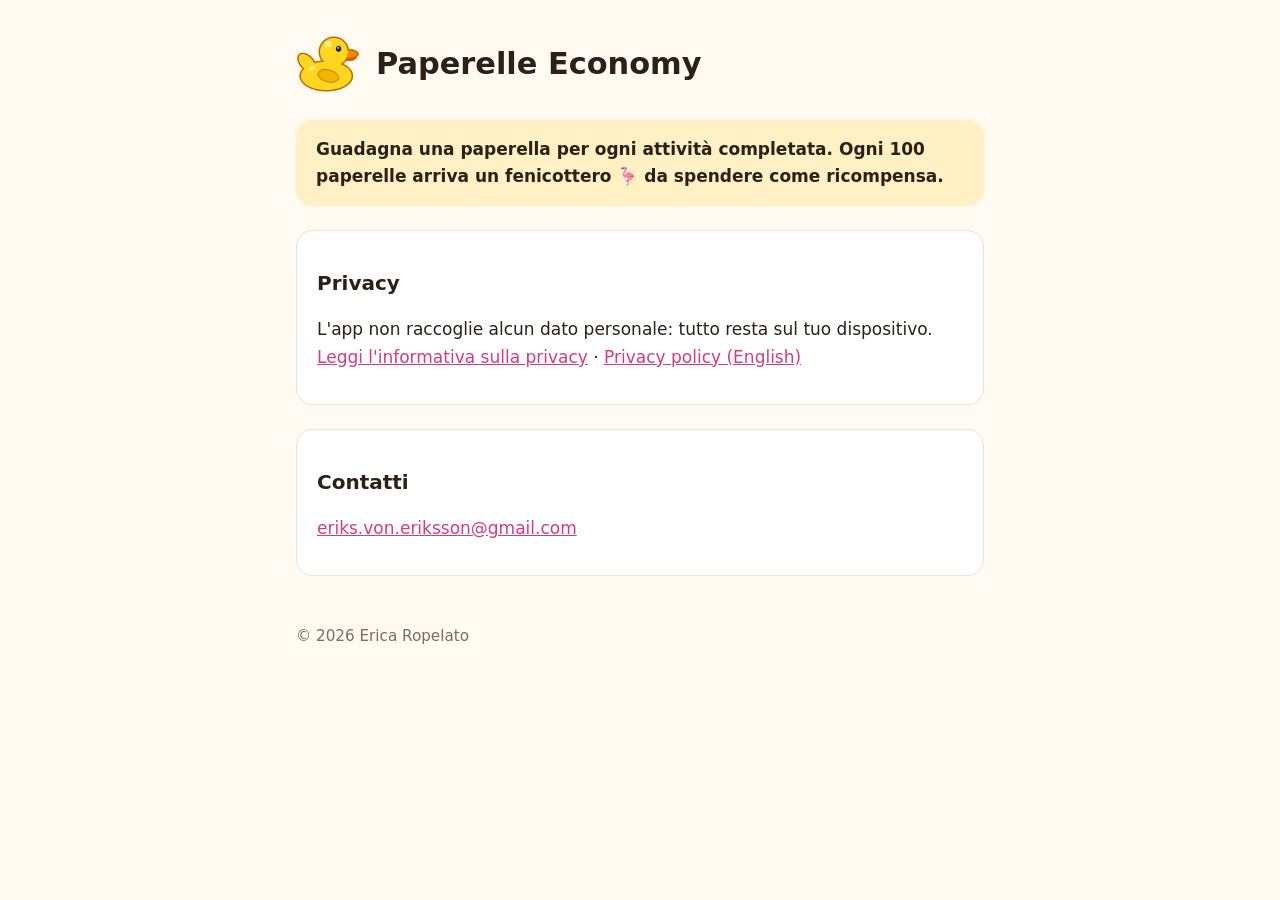
<file: index.html>
<!doctype html>
<html lang="it">
<head>
  <meta charset="utf-8">
  <meta name="viewport" content="width=device-width, initial-scale=1">
  <title>Paperelle Economy</title>
  <meta name="description" content="Guadagna una paperella per ogni attività completata e collezionale sulla mensola.">
  <link rel="icon" href="favicon.png">
  <link rel="stylesheet" href="style.css">
</head>
<body>
<main>
  <header>
    <img src="duck.png" alt="">
    <h1>Paperelle Economy</h1>
  </header>

  <p class="summary">Guadagna una paperella per ogni attività completata. Ogni 100 paperelle arriva un fenicottero 🦩 da spendere come ricompensa.</p>

  <div class="card">
    <h2>Privacy</h2>
    <p>L'app non raccoglie alcun dato personale: tutto resta sul tuo dispositivo.<br>
    <a href="privacy/">Leggi l'informativa sulla privacy</a> · <a href="privacy/#english">Privacy policy (English)</a></p>
  </div>

  <div class="card">
    <h2>Contatti</h2>
    <p><a href="mailto:eriks.von.eriksson@gmail.com">eriks.von.eriksson@gmail.com</a></p>
  </div>

  <footer>© 2026 Erica Ropelato</footer>
</main>
</body>
</html>
</file>
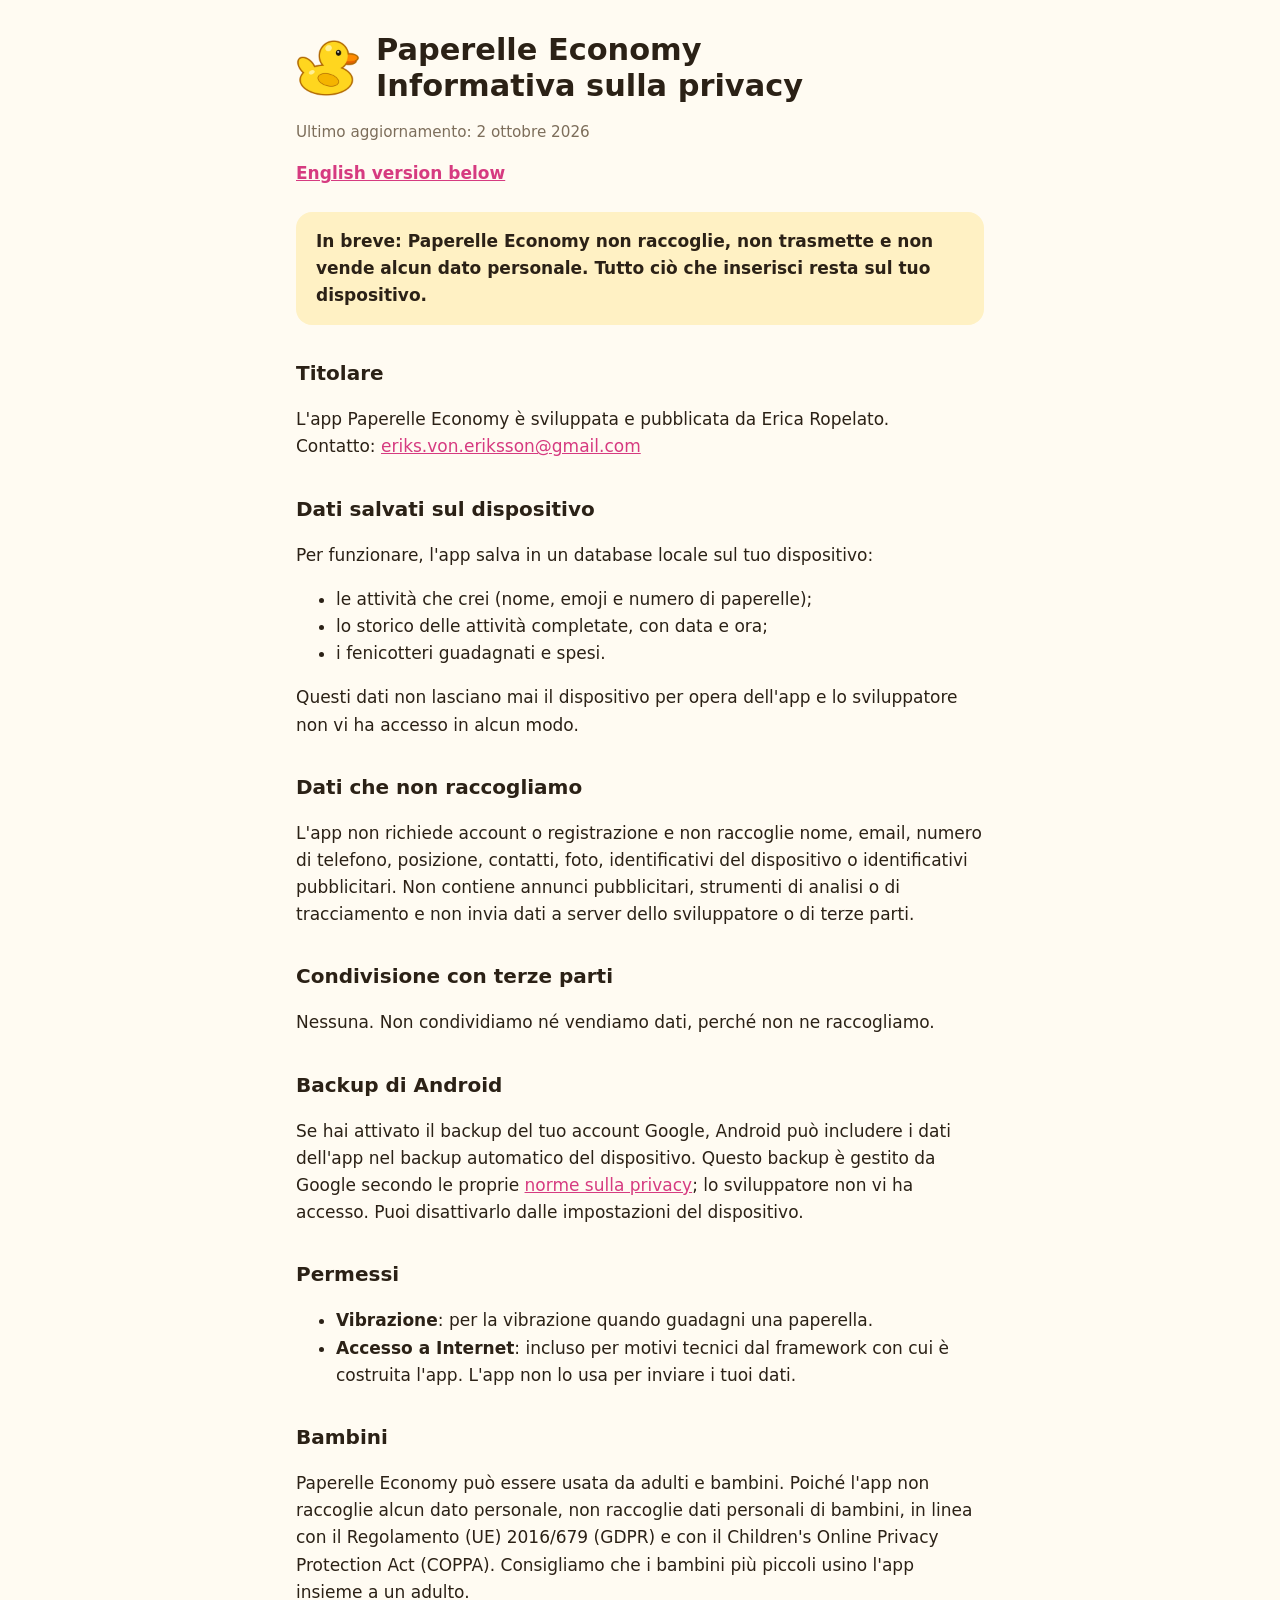
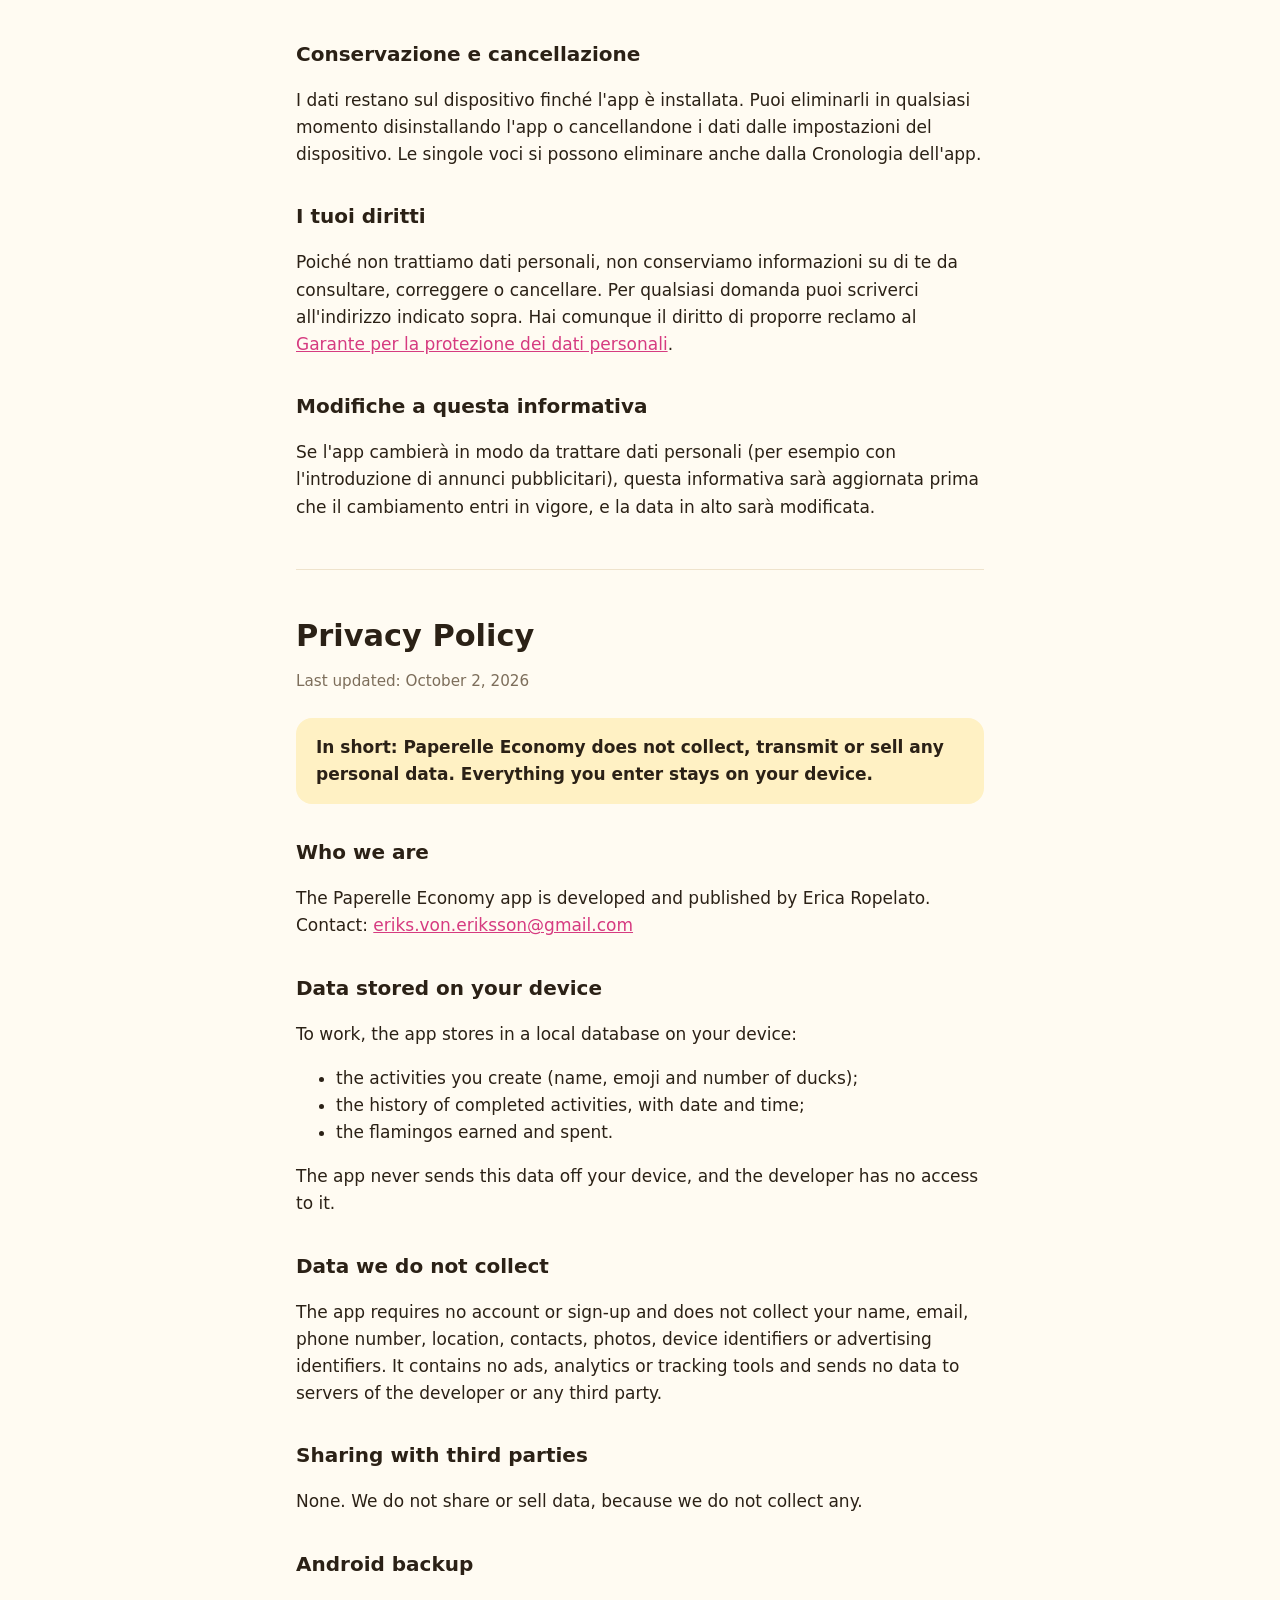
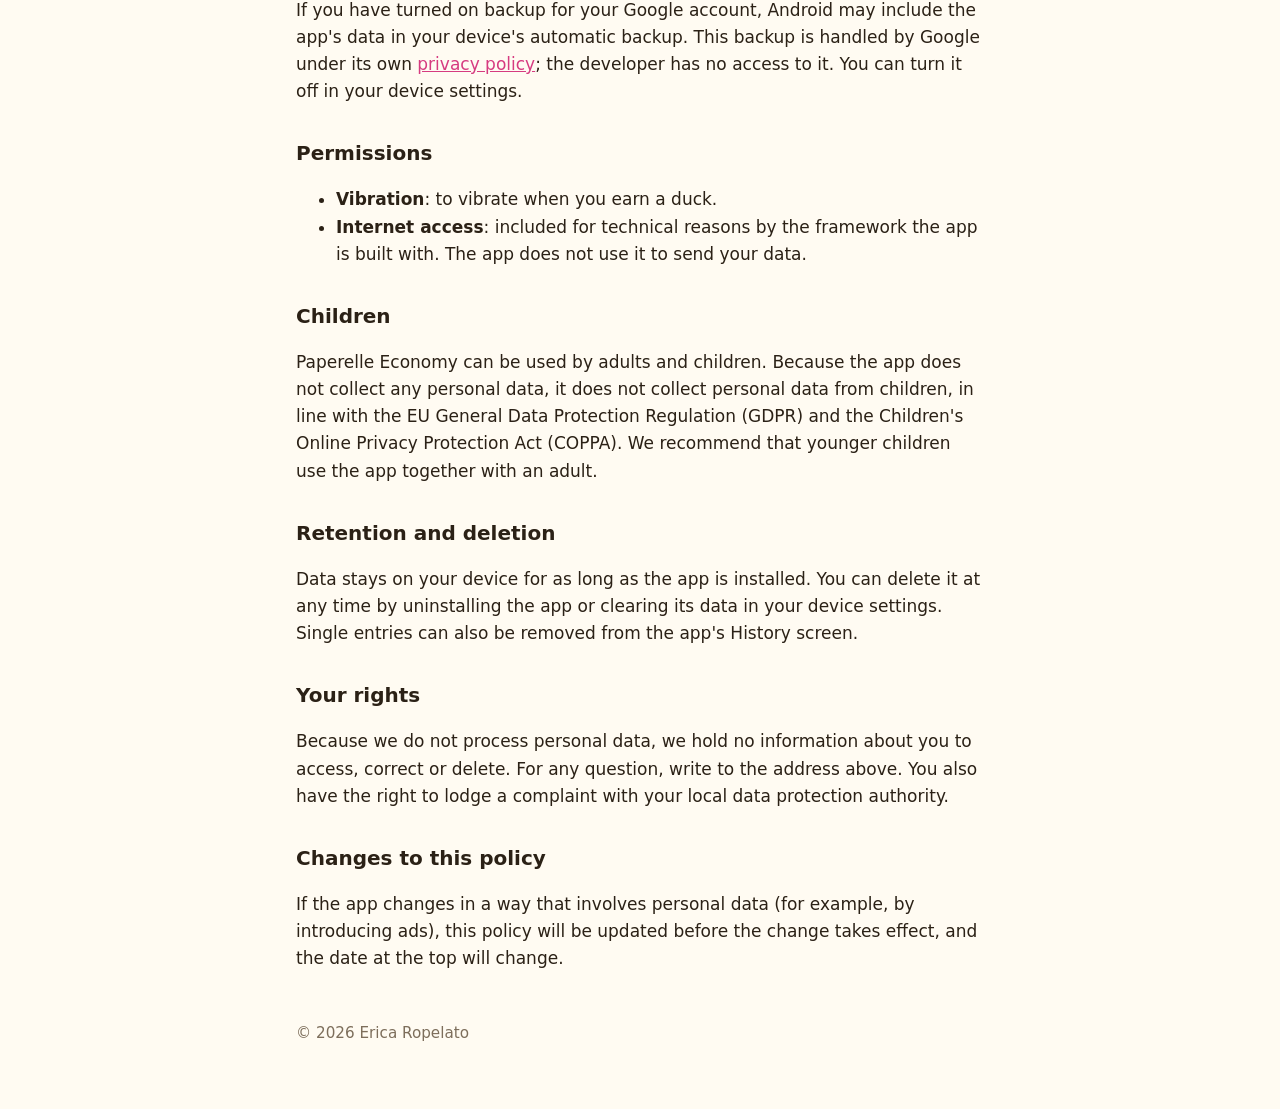
<file: privacy/index.html>
<!doctype html>
<html lang="it">
<head>
  <meta charset="utf-8">
  <meta name="viewport" content="width=device-width, initial-scale=1">
  <title>Privacy Policy – Paperelle Economy</title>
  <meta name="description" content="Informativa sulla privacy dell'app Paperelle Economy.">
  <link rel="icon" href="../favicon.png">
  <link rel="stylesheet" href="../style.css">
</head>
<body>
<main>
  <header>
    <img src="../duck.png" alt="">
    <h1>Paperelle Economy<br>Informativa sulla privacy</h1>
  </header>
  <p class="meta">Ultimo aggiornamento: 2 ottobre 2026</p>
  <nav class="lang"><a href="#english">English version below</a></nav>

  <p class="summary">In breve: Paperelle Economy non raccoglie, non trasmette e non vende alcun dato personale. Tutto ciò che inserisci resta sul tuo dispositivo.</p>

  <h2>Titolare</h2>
  <p>L'app Paperelle Economy è sviluppata e pubblicata da Erica Ropelato.<br>
  Contatto: <a href="mailto:eriks.von.eriksson@gmail.com">eriks.von.eriksson@gmail.com</a></p>

  <h2>Dati salvati sul dispositivo</h2>
  <p>Per funzionare, l'app salva in un database locale sul tuo dispositivo:</p>
  <ul>
    <li>le attività che crei (nome, emoji e numero di paperelle);</li>
    <li>lo storico delle attività completate, con data e ora;</li>
    <li>i fenicotteri guadagnati e spesi.</li>
  </ul>
  <p>Questi dati non lasciano mai il dispositivo per opera dell'app e lo sviluppatore non vi ha accesso in alcun modo.</p>

  <h2>Dati che non raccogliamo</h2>
  <p>L'app non richiede account o registrazione e non raccoglie nome, email, numero di telefono, posizione, contatti, foto, identificativi del dispositivo o identificativi pubblicitari. Non contiene annunci pubblicitari, strumenti di analisi o di tracciamento e non invia dati a server dello sviluppatore o di terze parti.</p>

  <h2>Condivisione con terze parti</h2>
  <p>Nessuna. Non condividiamo né vendiamo dati, perché non ne raccogliamo.</p>

  <h2>Backup di Android</h2>
  <p>Se hai attivato il backup del tuo account Google, Android può includere i dati dell'app nel backup automatico del dispositivo. Questo backup è gestito da Google secondo le proprie <a href="https://policies.google.com/privacy">norme sulla privacy</a>; lo sviluppatore non vi ha accesso. Puoi disattivarlo dalle impostazioni del dispositivo.</p>

  <h2>Permessi</h2>
  <ul>
    <li><strong>Vibrazione</strong>: per la vibrazione quando guadagni una paperella.</li>
    <li><strong>Accesso a Internet</strong>: incluso per motivi tecnici dal framework con cui è costruita l'app. L'app non lo usa per inviare i tuoi dati.</li>
  </ul>

  <h2>Bambini</h2>
  <p>Paperelle Economy può essere usata da adulti e bambini. Poiché l'app non raccoglie alcun dato personale, non raccoglie dati personali di bambini, in linea con il Regolamento (UE) 2016/679 (GDPR) e con il Children's Online Privacy Protection Act (COPPA). Consigliamo che i bambini più piccoli usino l'app insieme a un adulto.</p>

  <h2>Conservazione e cancellazione</h2>
  <p>I dati restano sul dispositivo finché l'app è installata. Puoi eliminarli in qualsiasi momento disinstallando l'app o cancellandone i dati dalle impostazioni del dispositivo. Le singole voci si possono eliminare anche dalla Cronologia dell'app.</p>

  <h2>I tuoi diritti</h2>
  <p>Poiché non trattiamo dati personali, non conserviamo informazioni su di te da consultare, correggere o cancellare. Per qualsiasi domanda puoi scriverci all'indirizzo indicato sopra. Hai comunque il diritto di proporre reclamo al <a href="https://www.garanteprivacy.it">Garante per la protezione dei dati personali</a>.</p>

  <h2>Modifiche a questa informativa</h2>
  <p>Se l'app cambierà in modo da trattare dati personali (per esempio con l'introduzione di annunci pubblicitari), questa informativa sarà aggiornata prima che il cambiamento entri in vigore, e la data in alto sarà modificata.</p>

  <hr>

  <section id="english" lang="en">
    <h1>Privacy Policy</h1>
    <p class="meta">Last updated: October 2, 2026</p>

    <p class="summary">In short: Paperelle Economy does not collect, transmit or sell any personal data. Everything you enter stays on your device.</p>

    <h2>Who we are</h2>
    <p>The Paperelle Economy app is developed and published by Erica Ropelato.<br>
    Contact: <a href="mailto:eriks.von.eriksson@gmail.com">eriks.von.eriksson@gmail.com</a></p>

    <h2>Data stored on your device</h2>
    <p>To work, the app stores in a local database on your device:</p>
    <ul>
      <li>the activities you create (name, emoji and number of ducks);</li>
      <li>the history of completed activities, with date and time;</li>
      <li>the flamingos earned and spent.</li>
    </ul>
    <p>The app never sends this data off your device, and the developer has no access to it.</p>

    <h2>Data we do not collect</h2>
    <p>The app requires no account or sign-up and does not collect your name, email, phone number, location, contacts, photos, device identifiers or advertising identifiers. It contains no ads, analytics or tracking tools and sends no data to servers of the developer or any third party.</p>

    <h2>Sharing with third parties</h2>
    <p>None. We do not share or sell data, because we do not collect any.</p>

    <h2>Android backup</h2>
    <p>If you have turned on backup for your Google account, Android may include the app's data in your device's automatic backup. This backup is handled by Google under its own <a href="https://policies.google.com/privacy">privacy policy</a>; the developer has no access to it. You can turn it off in your device settings.</p>

    <h2>Permissions</h2>
    <ul>
      <li><strong>Vibration</strong>: to vibrate when you earn a duck.</li>
      <li><strong>Internet access</strong>: included for technical reasons by the framework the app is built with. The app does not use it to send your data.</li>
    </ul>

    <h2>Children</h2>
    <p>Paperelle Economy can be used by adults and children. Because the app does not collect any personal data, it does not collect personal data from children, in line with the EU General Data Protection Regulation (GDPR) and the Children's Online Privacy Protection Act (COPPA). We recommend that younger children use the app together with an adult.</p>

    <h2>Retention and deletion</h2>
    <p>Data stays on your device for as long as the app is installed. You can delete it at any time by uninstalling the app or clearing its data in your device settings. Single entries can also be removed from the app's History screen.</p>

    <h2>Your rights</h2>
    <p>Because we do not process personal data, we hold no information about you to access, correct or delete. For any question, write to the address above. You also have the right to lodge a complaint with your local data protection authority.</p>

    <h2>Changes to this policy</h2>
    <p>If the app changes in a way that involves personal data (for example, by introducing ads), this policy will be updated before the change takes effect, and the date at the top will change.</p>
  </section>

  <footer>© 2026 Erica Ropelato</footer>
</main>
</body>
</html>
</file>
<file: style.css>
:root {
  --text: #2b2116;
  --text-secondary: #7d6e5b;
  --background: #fffbf2;
  --card: #ffffff;
  --border: #efe3cc;
  --duck-soft: #fff1c4;
  --flamingo: #d63b80;
  color-scheme: light dark;
}

@media (prefers-color-scheme: dark) {
  :root {
    --text: #fff8ec;
    --text-secondary: #bfb29e;
    --background: #15120d;
    --card: #231e17;
    --border: #3a3228;
    --duck-soft: #3b3017;
    --flamingo: #ff7ab6;
  }
}

* {
  box-sizing: border-box;
}

body {
  margin: 0;
  background: var(--background);
  color: var(--text);
  font-family: system-ui, -apple-system, 'Segoe UI', Roboto, sans-serif;
  font-size: 17px;
  line-height: 1.6;
}

main {
  max-width: 720px;
  margin: 0 auto;
  padding: 32px 16px 64px;
}

header {
  display: flex;
  align-items: center;
  gap: 16px;
  margin-bottom: 8px;
}

header img {
  width: 64px;
  height: 64px;
}

h1 {
  font-size: 1.9rem;
  line-height: 1.2;
  margin: 0;
}

h2 {
  font-size: 1.25rem;
  margin: 2rem 0 0.5rem;
}

a {
  color: var(--flamingo);
}

.meta,
footer {
  color: var(--text-secondary);
  font-size: 0.95rem;
}

.summary {
  background: var(--duck-soft);
  border-radius: 16px;
  padding: 16px 20px;
  margin: 24px 0;
  font-weight: 600;
}

.card {
  background: var(--card);
  border: 1px solid var(--border);
  border-radius: 16px;
  padding: 4px 20px 16px;
  margin-top: 24px;
}

nav.lang {
  margin: 16px 0;
  font-weight: 600;
}

hr {
  border: none;
  border-top: 1px solid var(--border);
  margin: 48px 0;
}

footer {
  margin-top: 48px;
}
</file>
